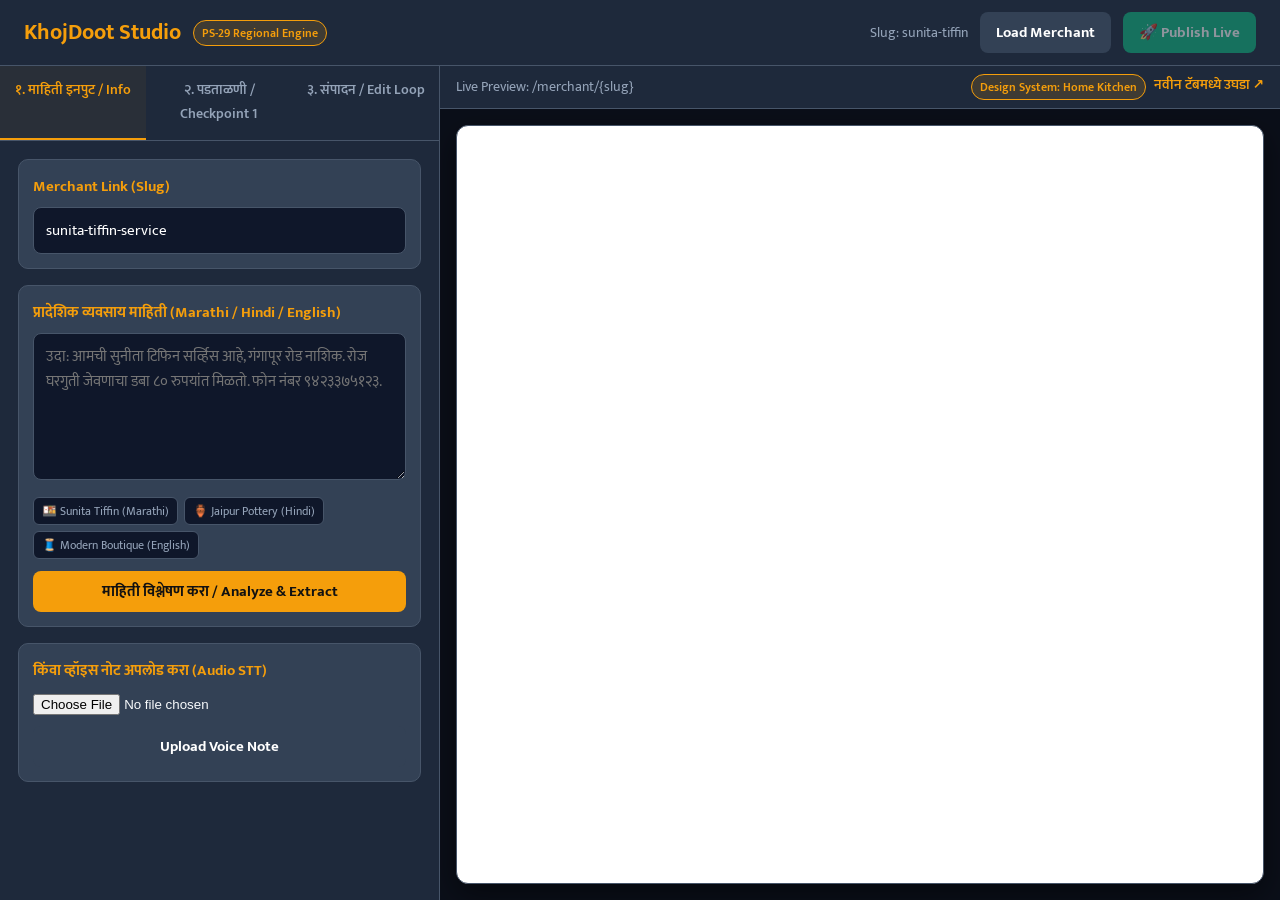
<file: app/templates/studio.html>
<!DOCTYPE html>
<html lang="mr">
<head>
<meta charset="utf-8">
<meta name="viewport" content="width=device-width, initial-scale=1">
<title>KhojDoot — Live Regional Website Studio</title>
<link href="https://fonts.googleapis.com/css2?family=Mukta:wght@400;600;700&family=Playfair+Display:wght@700&display=swap" rel="stylesheet">
<style>
:root {
  --bg: #0F172A;
  --surface: #1E293B;
  --surface-alt: #334155;
  --border: #475569;
  --text: #F8FAFC;
  --muted: #94A3B8;
  --primary: #F59E0B;
  --primary-hover: #D97706;
  --success: #10B981;
  --danger: #EF4444;
}
* { box-sizing: border-box; margin: 0; padding: 0; }
body {
  font-family: 'Mukta', system-ui, sans-serif;
  background: var(--bg);
  color: var(--text);
  height: 100vh;
  display: flex;
  flex-direction: column;
  overflow: hidden;
}
header {
  background: var(--surface);
  border-bottom: 1px solid var(--border);
  padding: 12px 24px;
  display: flex;
  justify-content: space-between;
  align-items: center;
}
.brand { display: flex; align-items: center; gap: 12px; }
.brand h1 { font-size: 1.4rem; font-weight: 700; color: var(--primary); }
.badge {
  font-size: 0.75rem;
  background: rgba(245, 158, 11, 0.15);
  color: var(--primary);
  border: 1px solid var(--primary);
  padding: 2px 8px;
  border-radius: 99px;
  font-weight: 600;
}
.controls { display: flex; gap: 12px; align-items: center; }
.btn {
  background: var(--primary);
  color: #111;
  font-weight: 700;
  border: none;
  padding: 8px 16px;
  border-radius: 8px;
  cursor: pointer;
  font-family: inherit;
  transition: 0.2s;
  font-size: 0.95rem;
}
.btn:hover { background: var(--primary-hover); }
.btn-success { background: var(--success); color: #fff; }
.btn-secondary { background: var(--surface-alt); color: #fff; }
.btn:disabled { opacity: 0.5; cursor: not-allowed; }

.main-container {
  display: flex;
  flex: 1;
  overflow: hidden;
}

/* Left Panel: Workflow & Chat */
.left-pane {
  width: 440px;
  border-right: 1px solid var(--border);
  background: var(--surface);
  display: flex;
  flex-direction: column;
}

.pane-tabs {
  display: flex;
  border-bottom: 1px solid var(--border);
}
.tab {
  flex: 1;
  padding: 12px;
  text-align: center;
  font-weight: 600;
  font-size: 0.9rem;
  color: var(--muted);
  cursor: pointer;
  border-bottom: 2px solid transparent;
}
.tab.active {
  color: var(--primary);
  border-bottom-color: var(--primary);
  background: rgba(245, 158, 11, 0.05);
}

.pane-content {
  flex: 1;
  overflow-y: auto;
  padding: 18px;
  display: flex;
  flex-direction: column;
  gap: 16px;
}

.card {
  background: var(--surface-alt);
  border: 1px solid var(--border);
  border-radius: 10px;
  padding: 14px;
}
.card-title {
  font-size: 0.95rem;
  font-weight: 700;
  color: var(--primary);
  margin-bottom: 8px;
  display: flex;
  justify-content: space-between;
}

textarea, input[type="text"] {
  width: 100%;
  background: var(--bg);
  border: 1px solid var(--border);
  color: #fff;
  padding: 10px 12px;
  border-radius: 8px;
  font-family: inherit;
  font-size: 0.95rem;
}
textarea { resize: vertical; min-height: 80px; }

/* Fact Verification Table */
.fact-row {
  display: flex;
  justify-content: space-between;
  padding: 6px 0;
  border-bottom: 1px solid rgba(255,255,255,0.06);
  font-size: 0.9rem;
}
.fact-label { color: var(--muted); }
.fact-val { font-weight: 600; color: #fff; text-align: right; }

/* Scorecard */
.score-pill {
  display: inline-block;
  padding: 2px 8px;
  border-radius: 4px;
  font-size: 0.75rem;
  font-weight: 700;
}
.score-pass { background: rgba(16, 185, 129, 0.2); color: var(--success); }
.score-fail { background: rgba(239, 68, 68, 0.2); color: var(--danger); }

/* Right Panel: Live Preview */
.right-pane {
  flex: 1;
  background: #000;
  display: flex;
  flex-direction: column;
}
.preview-bar {
  background: var(--surface);
  border-bottom: 1px solid var(--border);
  padding: 8px 16px;
  display: flex;
  justify-content: space-between;
  align-items: center;
  font-size: 0.85rem;
  color: var(--muted);
}
.preview-viewport {
  flex: 1;
  display: flex;
  justify-content: center;
  background: #0B0F19;
  overflow: hidden;
  padding: 16px;
}
iframe {
  width: 100%;
  max-width: 900px;
  height: 100%;
  background: #fff;
  border: 1px solid var(--border);
  border-radius: 12px;
  box-shadow: 0 10px 30px rgba(0,0,0,0.5);
}

/* Chat drawer for Checkpoint 2 */
.chat-drawer {
  display: flex;
  gap: 8px;
  margin-top: auto;
}
.quick-prompts {
  display: flex;
  gap: 6px;
  flex-wrap: wrap;
  margin-top: 8px;
}
.quick-tag {
  background: var(--bg);
  border: 1px solid var(--border);
  color: var(--muted);
  font-size: 0.75rem;
  padding: 3px 8px;
  border-radius: 6px;
  cursor: pointer;
}
.quick-tag:hover { color: var(--primary); border-color: var(--primary); }
</style>
</head>
<body>

<header>
  <div class="brand">
    <h1>KhojDoot Studio</h1>
    <span class="badge">PS-29 Regional Engine</span>
  </div>
  <div class="controls">
    <span id="merchantSlugLabel" style="font-size: 0.9rem; color: var(--muted);">Slug: sunita-tiffin</span>
    <button class="btn btn-secondary" id="loadBtn">Load Merchant</button>
    <button class="btn btn-success" id="publishBtn" disabled>🚀 Publish Live</button>
  </div>
</header>

<div class="main-container">
  <!-- Left Column -->
  <div class="left-pane">
    <div class="pane-tabs">
      <div class="tab active" id="tab1" onclick="switchTab(1)">१. माहिती इनपुट / Info</div>
      <div class="tab" id="tab2" onclick="switchTab(2)">२. पडताळणी / Checkpoint 1</div>
      <div class="tab" id="tab3" onclick="switchTab(3)">३. संपादन / Edit Loop</div>
    </div>

    <!-- Tab 1: Input -->
    <div class="pane-content" id="content1">
      <div class="card">
        <div class="card-title">Merchant Link (Slug)</div>
        <input type="text" id="slugInput" value="sunita-tiffin-service" placeholder="e.g. rahul-kirana-pune">
      </div>

      <div class="card">
        <div class="card-title">प्रादेशिक व्यवसाय माहिती (Marathi / Hindi / English)</div>
        <textarea id="rawInput" rows="5" placeholder="उदा: आमची सुनीता टिफिन सर्व्हिस आहे, गंगापूर रोड नाशिक. रोज घरगुती जेवणाचा डबा ८० रुपयांत मिळतो. फोन नंबर ९४२३३७५१२३."></textarea>
        <div class="quick-prompts">
          <span class="quick-tag" onclick="setInput('tiffin')">🍱 Sunita Tiffin (Marathi)</span>
          <span class="quick-tag" onclick="setInput('pottery')">🏺 Jaipur Pottery (Hindi)</span>
          <span class="quick-tag" onclick="setInput('tailor')">🧵 Modern Boutique (English)</span>
        </div>
        <button class="btn" style="width: 100%; margin-top: 12px;" id="extractBtn">माहिती विश्लेषण करा / Analyze & Extract</button>
      </div>

      <div class="card">
        <div class="card-title">किंवा व्हॉइस नोट अपलोड करा (Audio STT)</div>
        <input type="file" id="audioInput" accept="audio/*">
        <button class="btn btn-secondary" style="width: 100%; margin-top: 8px;" id="uploadVoiceBtn">Upload Voice Note</button>
      </div>
    </div>

    <!-- Tab 2: Checkpoint 1 Approval -->
    <div class="pane-content" id="content2" style="display: none;">
      <div class="card">
        <div class="card-title">
          <span>तपासणी केलेले घटक (Extracted InfoBin)</span>
          <span class="badge" id="infoValidBadge">Valid</span>
        </div>
        <div class="fact-row"><span class="fact-label">व्यवसायाचे नाव</span><span class="fact-val" id="dispName">-</span></div>
        <div class="fact-row"><span class="fact-label">संपर्क क्रमांक</span><span class="fact-val" id="dispPhone">-</span></div>
        <div class="fact-row"><span class="fact-label">पत्ता / Location</span><span class="fact-val" id="dispLoc">-</span></div>
        <div class="fact-row"><span class="fact-label">सेवा / Services</span><span class="fact-val" id="dispServices">-</span></div>
        <div class="fact-row"><span class="fact-label">ऑफरिंग्स / Menu</span><span class="fact-val" id="dispMenu">-</span></div>
      </div>

      <div class="card">
        <div class="card-title">व्यापारी संमती व मंजुरी (Consent & Lock)</div>
        <p style="font-size: 0.85rem; color: var(--muted); margin-bottom: 12px;">माहिती तपासा. मंजुरी दिल्यावर 10 Design Systems पैकी सर्वोत्तम वेबसाइट तयार होईल.</p>
        <button class="btn btn-success" style="width: 100%;" id="approveBtn">✅ माहिती बरोबर आहे / Approve & Build Website</button>
      </div>
    </div>

    <!-- Tab 3: Checkpoint 2 Conversational Edit Loop -->
    <div class="pane-content" id="content3" style="display: none;">
      <div class="card">
        <div class="card-title">
          <span>8-Point Quality Scorecard</span>
          <span class="score-pill score-pass" id="scorecardBadge">Passed 8/8</span>
        </div>
        <div id="scorecardSummary" style="font-size: 0.85rem; color: var(--muted);">HTML5 Valid, Viewport Mobile-Ready, UTF-8 Indic Safe, JSON-LD Attached.</div>
      </div>

      <div class="card">
        <div class="card-title">डिझाइन सिस्टीम निवडा / Switch Theme</div>
        <select id="themeSelect" style="width: 100%; padding: 8px; border-radius: 6px; background: var(--bg); color: #fff; border: 1px solid var(--border);">
          <option value="home_kitchen">Theme 8: Home Kitchen (पारंपारिक जेवण)</option>
          <option value="timeless_elegance">Theme 1: Timeless Elegance (रॉयल / गोल्ड)</option>
          <option value="playful_market">Theme 2: Playful Market (उत्साही / कलर्स)</option>
          <option value="natural_craft">Theme 3: Natural Craft (हस्तकला / माती)</option>
          <option value="modern_studio">Theme 4: Modern Studio (आधुनिक)</option>
          <option value="local_heritage">Theme 5: Local Heritage (वारसा / संस्कृती)</option>
          <option value="minimal_atelier">Theme 9: Minimal Atelier (स्विस साधा)</option>
          <option value="global_artisan">Theme 10: Global Artisan (एक्सपोर्ट)</option>
        </select>
      </div>

      <div class="card" style="margin-top: auto;">
        <div class="card-title">बोलून / लिहून बदल करा (Gemma 31B AI Patcher)</div>
        <div class="chat-drawer">
          <input type="text" id="editInput" placeholder="उदा: रंग हिरवा करा किंवा किंमत १०० करा...">
          <button class="btn" id="editBtn">बदला / Apply</button>
        </div>
        <div class="quick-prompts">
          <span class="quick-tag" onclick="setEdit('रंग बदलून रॉयल गोल्ड करा')">रंग रॉयल गोल्ड करा</span>
          <span class="quick-tag" onclick="setEdit('थीम साधी आणि मिनिमल ठेवा')">थीम साधी ठेवा</span>
          <span class="quick-tag" onclick="setEdit('मराठी थाळीची किंमत 90 रुपये करा')">किंमत ₹90 करा</span>
        </div>
      </div>
    </div>
  </div>

  <!-- Right Column: Live Iframe -->
  <div class="right-pane">
    <div class="preview-bar">
      <span id="previewUrlText">Live Preview: /merchant/{slug}</span>
      <div style="display: flex; gap: 8px;">
        <span class="badge" id="previewThemeBadge">Design System: Home Kitchen</span>
        <a id="openTabBtn" href="#" target="_blank" style="color: var(--primary); text-decoration: none; font-weight: 600;">नवीन टॅबमध्ये उघडा ↗</a>
      </div>
    </div>
    <div class="preview-viewport">
      <iframe id="previewIframe" src="about:blank"></iframe>
    </div>
  </div>
</div>

<script>
let currentSlug = "sunita-tiffin-service";
let currentInfobin = null;

const samples = {
  tiffin: "आमची सुनीता टिफिन सर्व्हिस आहे, गंगापूर रोड नाशिक. रोज शुद्ध घरगुती जेवणाचा डबा ८० रुपयांत मिळतो. फोन नंबर ९४२३३७५१२३.",
  pottery: "सुमन पॉटरी वर्क्स, मालवीय नगर जयपूर. आम्ही पारंपरिक मातीची भांडी आणि डिझायनर कुंड्या बनवतो. दर २०० रुपयांपासून सुरू. संपर्क ९८२९०१२३४५.",
  tailor: "Royal Boutique, MG Road Pune. Customized bridal sarees, designer blouses and suits. Call +91 9822011223."
};

function switchTab(num) {
  [1, 2, 3].forEach(n => {
    document.getElementById('tab' + n).classList.toggle('active', n === num);
    document.getElementById('content' + n).style.display = (n === num) ? 'flex' : 'none';
  });
}

function setInput(type) {
  document.getElementById('rawInput').value = samples[type] || '';
  if (type === 'tiffin') document.getElementById('slugInput').value = 'sunita-tiffin-service';
  if (type === 'pottery') document.getElementById('slugInput').value = 'suman-pottery-jaipur';
  if (type === 'tailor') document.getElementById('slugInput').value = 'royal-boutique-pune';
}

function setEdit(text) {
  document.getElementById('editInput').value = text;
}

// 1. Analyze Input
document.getElementById('extractBtn').onclick = async () => {
  const slug = document.getElementById('slugInput').value.trim() || 'my-shop';
  const text = document.getElementById('rawInput').value.trim();
  if (!text) return alert("कृपया माहिती प्रविष्ट करा.");

  currentSlug = slug;
  document.getElementById('merchantSlugLabel').textContent = "Slug: " + slug;
  document.getElementById('extractBtn').textContent = "प्रक्रिया सुरू आहे...";
  document.getElementById('extractBtn').disabled = true;

  try {
    const res = await fetch(`/api/merchants/${slug}/chat`, {
      method: 'POST',
      headers: { 'Content-Type': 'application/json' },
      body: JSON.stringify({ message: text, language: "mr-IN" })
    });
    const data = await res.json();
    currentInfobin = (data.data && data.data.infobin) || {};
    populateCheckpoint1(currentInfobin);
    switchTab(2);
  } catch(e) {
    alert("विश्लेषण त्रुटी: " + e.message);
  } finally {
    document.getElementById('extractBtn').textContent = "माहिती विश्लेषण करा / Analyze & Extract";
    document.getElementById('extractBtn').disabled = false;
  }
};

function populateCheckpoint1(info) {
  document.getElementById('dispName').textContent = info.name || '-';
  document.getElementById('dispPhone').textContent = info.phone || '-';
  document.getElementById('dispLoc').textContent = info.location || '-';
  document.getElementById('dispServices').textContent = info.services || '-';
  const menuStr = (info.menu || []).map(m => m.item + (m.price ? ` (₹${m.price})` : '')).join(', ');
  document.getElementById('dispMenu').textContent = menuStr || '-';
}

// 2. Approve Checkpoint 1
document.getElementById('approveBtn').onclick = async () => {
  document.getElementById('approveBtn').textContent = "वेबसाईट तयार होत आहे...";
  document.getElementById('approveBtn').disabled = true;

  try {
    // Approve
    await fetch(`/api/merchants/${currentSlug}/checkpoint1/approve`, {
      method: 'POST',
      headers: { 'Content-Type': 'application/json' },
      body: JSON.stringify({ approved: true })
    });

    // Generate Checkpoint 2
    const res = await fetch(`/api/website/${currentSlug}/generate`, { method: 'POST' });
    const genData = await res.json();
    
    // Update live preview iframe
    refreshPreview();
    switchTab(3);
    document.getElementById('publishBtn').disabled = false;
  } catch(e) {
    alert("निर्मिती त्रुटी: " + e.message);
  } finally {
    document.getElementById('approveBtn').textContent = "✅ माहिती बरोबर आहे / Approve & Build Website";
    document.getElementById('approveBtn').disabled = false;
  }
};

// 3. Conversational Edit
document.getElementById('editBtn').onclick = async () => {
  const instruction = document.getElementById('editInput').value.trim();
  if (!instruction) return;

  document.getElementById('editBtn').textContent = "...";
  document.getElementById('editBtn').disabled = true;

  try {
    const res = await fetch(`/api/website/${currentSlug}/edit`, {
      method: 'POST',
      headers: { 'Content-Type': 'application/json' },
      body: JSON.stringify({ instruction })
    });
    const patchData = await res.json();
    refreshPreview();
    document.getElementById('editInput').value = '';
  } catch(e) {
    alert("संपादन त्रुटी: " + e.message);
  } finally {
    document.getElementById('editBtn').textContent = "बदला / Apply";
    document.getElementById('editBtn').disabled = false;
  }
};

// Theme Dropdown Change
document.getElementById('themeSelect').onchange = async () => {
  const chosenTheme = document.getElementById('themeSelect').value;
  await fetch(`/api/website/${currentSlug}/edit`, {
    method: 'POST',
    headers: { 'Content-Type': 'application/json' },
    body: JSON.stringify({ instruction: `थीम ${chosenTheme} ठेवा` })
  });
  refreshPreview();
};

function refreshPreview() {
  const iframe = document.getElementById('previewIframe');
  iframe.src = `/merchant/${currentSlug}?t=` + Date.now();
  document.getElementById('previewUrlText').textContent = `Live URL: /merchant/${currentSlug}`;
  document.getElementById('openTabBtn').href = `/merchant/${currentSlug}`;
}

// Publish
document.getElementById('publishBtn').onclick = async () => {
  document.getElementById('publishBtn').textContent = "Publishing...";
  try {
    const res = await fetch(`/api/website/${currentSlug}/publish`, { method: 'POST' });
    const data = await res.json();
    alert(`अभिनंदन! वेबसाईट आणि सर्व Crawlable Assets (facts.json, llms.txt, agentfacts.json) प्रकाशित झाले आहेत!\n\nLink: ${location.origin}${data.url}`);
  } catch(e) {
    alert("पब्लिश त्रुटी: " + e.message);
  } finally {
    document.getElementById('publishBtn').textContent = "🚀 Publish Live";
  }
};
</script>
</body>
</html>
</file>
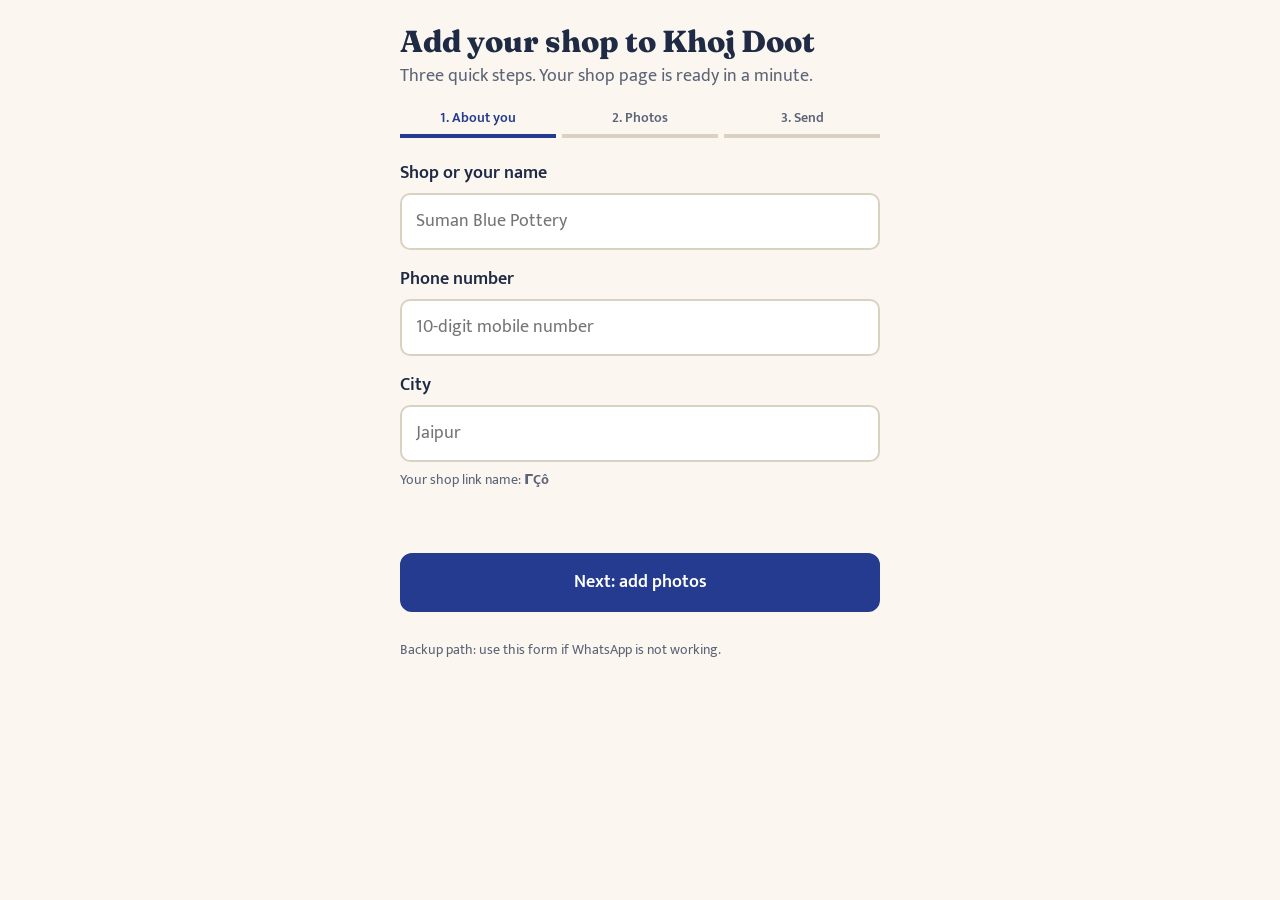
<file: app/templates/upload.html>
<!DOCTYPE html>
<html lang="en">
<head>
<meta charset="utf-8">
<meta name="viewport" content="width=device-width, initial-scale=1">
<title>Khoj Doot ΓÇô Add your shop</title>
<link href="https://fonts.googleapis.com/css2?family=Fraunces:wght@600;800&family=Mukta:wght@400;600&display=swap" rel="stylesheet">
<style>
:root{--bg:#fbf7f0;--ink:#1f2a44;--muted:#5d6477;--line:#d9d2c3;--indigo:#243b8f;--saffron:#f0a000;--ok:#1f7a4d;--err:#b3261e}
*{box-sizing:border-box}
body{margin:0;background:var(--bg);color:var(--ink);font:18px/1.5 Mukta,system-ui,sans-serif}
main{max-width:520px;margin:0 auto;padding:24px 20px 60px}
h1{font-family:Fraunces,Georgia,serif;font-weight:800;font-size:1.9rem;line-height:1.15;margin:0 0 4px}
.sub{color:var(--muted);margin:0 0 18px}
.demo{background:var(--saffron);color:#1f2a44;border-radius:8px;padding:6px 12px;font-size:.85rem;font-weight:600;margin-bottom:14px}
.steps{display:flex;gap:6px;margin-bottom:22px}
.steps div{flex:1;text-align:center;font-size:.85rem;font-weight:600;color:var(--muted);padding-bottom:6px;border-bottom:4px solid var(--line);transition:.25s}
.steps div.on{color:var(--indigo);border-color:var(--indigo)}
.steps div.done{color:var(--ok);border-color:var(--ok)}
.pane{display:none}.pane.show{display:block;animation:in .3s}
@keyframes in{from{opacity:0;transform:translateX(16px)}to{opacity:1;transform:none}}
label.l{display:block;font-weight:600;margin:16px 0 6px}
input[type=text],input[type=tel]{width:100%;padding:13px 14px;font:inherit;border:2px solid var(--line);border-radius:10px;background:#fff;color:var(--ink);transition:border-color .2s}
input.bad{border-color:var(--err)}
input:focus-visible,button:focus-visible,.drop:focus-visible{outline:3px solid var(--saffron);outline-offset:2px}
.slug{font-size:.9rem;color:var(--muted);margin-top:8px}
.drop{display:block;border:2px dashed var(--indigo);border-radius:14px;padding:30px 16px;text-align:center;font-weight:600;color:var(--indigo);cursor:pointer;background:#fff;transition:.2s}
.drop.over{background:#eaf0ff;transform:scale(1.02)}
.drop small{display:block;font-weight:400;color:var(--muted)}
.thumbs{display:grid;grid-template-columns:repeat(3,1fr);gap:8px;margin-top:12px}
.th{position:relative;animation:pop .25s}
@keyframes pop{from{transform:scale(.7);opacity:0}to{transform:none;opacity:1}}
.th img{width:100%;aspect-ratio:1;object-fit:cover;border-radius:10px;border:1px solid var(--line);display:block}
.th b{position:absolute;top:-6px;right:-6px;width:26px;height:26px;border-radius:50%;background:var(--err);color:#fff;border:0;font-size:16px;line-height:26px;text-align:center;cursor:pointer}
.th i{position:absolute;left:6px;bottom:6px;background:var(--saffron);color:#1f2a44;font-style:normal;font-size:.7rem;font-weight:600;padding:1px 7px;border-radius:6px}
.count{font-size:.9rem;color:var(--muted);margin-top:8px}
.card{background:#fff;border:1px solid var(--line);border-radius:16px;overflow:hidden;box-shadow:0 6px 20px rgba(31,42,68,.08)}
.card .cover{height:190px;background:#e9e3d4 center/cover}
.card .info{padding:14px 16px}
.card h2{font-family:Fraunces,Georgia,serif;margin:0;font-size:1.3rem}
.card p{margin:2px 0 0;color:var(--muted)}
.strip{display:flex;gap:6px;padding:0 16px 14px}.strip img{width:48px;height:48px;object-fit:cover;border-radius:8px}
.row{display:flex;gap:10px;margin-top:22px}
button{font:inherit;font-weight:600;border-radius:12px;padding:14px 18px;cursor:pointer;border:2px solid var(--indigo)}
.pri{flex:1;background:var(--indigo);color:#fff}.sec{background:#fff;color:var(--indigo)}
button[disabled]{opacity:.6;cursor:wait}
.msg{color:var(--err);font-weight:600;margin-top:12px;min-height:1.5em}
.bar{height:12px;background:var(--line);border-radius:8px;overflow:hidden;margin-top:18px;display:none}
.bar div{height:100%;width:0;background:linear-gradient(90deg,var(--indigo),var(--saffron));transition:width .2s}
.bar.show{display:block}
.ok{text-align:center}
.tick{width:84px;height:84px;margin:6px auto 10px;border-radius:50%;background:var(--ok);color:#fff;font-size:46px;line-height:84px;animation:pop .45s}
.link{display:block;background:#fff;border:2px solid var(--ok);border-radius:12px;padding:12px;margin:14px 0;word-break:break-all;color:var(--indigo);font-weight:600}
.row.c{flex-wrap:wrap}.row.c button,.row.c a{flex:1;text-align:center;text-decoration:none;min-width:130px}
a.wa{background:#1f9d55;color:#fff;border-radius:12px;padding:14px 18px;font-weight:600}
.fb{margin-top:28px;font-size:.85rem;color:var(--muted)}
@media(prefers-reduced-motion:reduce){*{animation:none!important;transition:none!important}}
</style>
</head>
<body>
<main>
  <h1>Add your shop to Khoj Doot</h1>
  <p class="sub">Three quick steps. Your shop page is ready in a minute.</p>
  <div class="demo" id="demoTag" hidden>Demo mode: no server is called. A sample link is shown.</div>

  <div class="steps" id="steps"><div>1. About you</div><div>2. Photos</div><div>3. Send</div></div>

  <!-- Step 1 -->
  <section class="pane" data-s="0">
    <label class="l" for="name">Shop or your name</label>
    <input id="name" type="text" autocomplete="name" placeholder="Suman Blue Pottery">
    <label class="l" for="phone">Phone number</label>
    <input id="phone" type="tel" inputmode="numeric" maxlength="10" autocomplete="tel" placeholder="10-digit mobile number">
    <label class="l" for="city">City</label>
    <input id="city" type="text" placeholder="Jaipur">
    <div class="slug">Your shop link name: <b id="slugOut">ΓÇô</b></div>
    <div class="msg" id="m0"></div>
    <div class="row"><button class="pri" data-next>Next: add photos</button></div>
  </section>

  <!-- Step 2 -->
  <section class="pane" data-s="1">
    <label class="drop" id="drop" tabindex="0">
      Tap to add photos, or drop them here
      <small>Up to 8 photos. The first one is your cover.</small>
      <input id="photos" type="file" accept="image/*" multiple hidden>
    </label>
    <div class="thumbs" id="thumbs"></div>
    <div class="count" id="count"></div>
    <div class="msg" id="m1"></div>
    <div class="row"><button class="sec" data-back>Back</button><button class="pri" data-next>Next: check</button></div>
  </section>

  <!-- Step 3 -->
  <section class="pane" data-s="2">
    <div class="card">
      <div class="cover" id="pvCover"></div>
      <div class="info"><h2 id="pvName"></h2><p id="pvMeta"></p></div>
      <div class="strip" id="pvStrip"></div>
    </div>
    <div class="bar" id="bar"><div id="barIn"></div></div>
    <div class="msg" id="m2"></div>
    <div class="row"><button class="sec" data-back id="backBtn">Back</button><button class="pri" id="go">Create my shop</button></div>
  </section>

  <!-- Done -->
  <section class="pane ok" data-s="3">
    <div class="tick">Γ£ô</div>
    <h2 style="font-family:Fraunces,serif;margin:0">Your shop is ready</h2>
    <a class="link" id="link" target="_blank" rel="noopener"></a>
    <div class="row c">
      <button class="sec" id="copy">Copy link</button>
      <a class="wa" id="wa" target="_blank" rel="noopener">Share on WhatsApp</a>
    </div>
    <div class="row c"><a class="wa" href="/labs" style="background:#243b8f">Watch pipeline</a><button class="sec" id="again">Add another shop</button></div>
  </section>

  <p class="fb">Backup path: use this form if WhatsApp is not working.</p>
</main>

<script>
// ---- ONE LINE TO CHANGE: your backend address ----
const API_BASE = location.protocol === "file:" ? "http://localhost:8000" : "";  // "" = same address the page came from
// Add ?demo=1 to the page address to try the screens without a server.
// ---------------------------------------------------
const DEMO = new URLSearchParams(location.search).has("demo");
const MAX = 8;
// Abhishek's backend: shop is created first (POST /smes), then photos go to POST /ingest.
// Set to false if /ingest creates the shop itself (one call).
const TWO_STEP = true;
const $ = id => document.getElementById(id);
const panes = [...document.querySelectorAll(".pane")];
const stepEls = [...$("steps").children];
let step = 0, files = [];   // files = [{blob, url}]

if (DEMO) $("demoTag").hidden = false;

function show(n){
  step = n;
  panes.forEach(p => p.classList.toggle("show", +p.dataset.s === n));
  stepEls.forEach((s,i) => s.className = i < n ? "done" : i === n ? "on" : "");
  $("steps").style.display = n === 3 ? "none" : "flex";
  if (n === 2) renderPreview();
  window.scrollTo({top:0,behavior:"smooth"});
}

function makeSlug(a,b){
  return (a+" "+b).toLowerCase().normalize("NFKD").replace(/[\u0300-\u036f]/g,"")
    .replace(/[^a-z0-9]+/g,"-").replace(/^-+|-+$/g,"");
}
const slug = () => makeSlug($("name").value,$("city").value);
["name","city"].forEach(id => $(id).addEventListener("input",()=>{ $("slugOut").textContent = slug()||"ΓÇô"; }));
$("phone").addEventListener("input",e=>{ e.target.value = e.target.value.replace(/\D/g,"").slice(0,10); });

// ---- validation per step ----
function validate(n){
  if(n===0){
    const bad = [];
    if(!$("name").value.trim()) bad.push("name");
    if($("phone").value.length!==10) bad.push("phone");
    if(!$("city").value.trim()) bad.push("city");
    ["name","phone","city"].forEach(id => $(id).classList.toggle("bad",bad.includes(id)));
    if(bad.length){ $("m0").textContent = bad.includes("phone") && bad.length===1 ? "Enter a 10-digit phone number." : "Please fill in the highlighted boxes."; $(bad[0]).focus(); return false; }
    $("m0").textContent=""; return true;
  }
  if(n===1){
    if(!files.length){ $("m1").textContent="Add at least one photo."; return false; }
    $("m1").textContent=""; return true;
  }
  return true;
}
document.querySelectorAll("[data-next]").forEach(b=>b.onclick=()=>{ if(validate(step)) show(step+1); });
document.querySelectorAll("[data-back]").forEach(b=>b.onclick=()=>show(step-1));
document.addEventListener("keydown",e=>{ if(e.key==="Enter" && step===0 && e.target.tagName==="INPUT"){ e.preventDefault(); if(validate(0)) show(1); } });

// ---- photos: pick, drag-drop, remove, shrink ----
const drop = $("drop"), input = $("photos");
drop.addEventListener("click",e=>{ if(e.target!==input) input.click(); });
drop.addEventListener("keydown",e=>{ if(e.key==="Enter"||e.key===" "){ e.preventDefault(); input.click(); } });
["dragenter","dragover"].forEach(t=>drop.addEventListener(t,e=>{ e.preventDefault(); drop.classList.add("over"); }));
["dragleave","drop"].forEach(t=>drop.addEventListener(t,e=>{ e.preventDefault(); drop.classList.remove("over"); }));
drop.addEventListener("drop",e=>addFiles(e.dataTransfer.files));
input.addEventListener("change",()=>{ addFiles(input.files); input.value=""; });

async function shrink(file){
  try{
    const bmp = await createImageBitmap(file);
    const k = Math.min(1, 1600/Math.max(bmp.width,bmp.height));
    if(k===1 && file.size<800000) return file;
    const c = document.createElement("canvas");
    c.width = Math.round(bmp.width*k); c.height = Math.round(bmp.height*k);
    c.getContext("2d").drawImage(bmp,0,0,c.width,c.height);
    const blob = await new Promise(r=>c.toBlob(r,"image/jpeg",.85));
    return blob && blob.size < file.size ? new File([blob], file.name.replace(/\.\w+$/,"")+".jpg",{type:"image/jpeg"}) : file;
  }catch(_){ return file; }
}
async function addFiles(list){
  const imgs = [...list].filter(f=>f.type.startsWith("image/"));
  for(const f of imgs){
    if(files.length>=MAX){ $("m1").textContent="Maximum "+MAX+" photos."; break; }
    const small = await shrink(f);
    files.push({blob:small,url:URL.createObjectURL(small)});
    renderThumbs();
  }
}
function renderThumbs(){
  $("thumbs").innerHTML="";
  files.forEach((f,i)=>{
    const d=document.createElement("div"); d.className="th";
    d.innerHTML='<img alt="Photo '+(i+1)+'">'+(i===0?"<i>Cover</i>":"")+'<b role="button" aria-label="Remove photo">├ù</b>';
    d.querySelector("img").src=f.url;
    d.querySelector("b").onclick=()=>{ URL.revokeObjectURL(f.url); files.splice(i,1); renderThumbs(); };
    $("thumbs").appendChild(d);
  });
  $("count").textContent = files.length ? files.length+" of "+MAX+" photos added" : "";
  if(files.length) $("m1").textContent="";
}

// ---- live preview card ----
function renderPreview(){
  $("pvName").textContent = $("name").value.trim();
  $("pvMeta").textContent = $("city").value.trim()+" ┬╖ "+$("phone").value;
  $("pvCover").style.backgroundImage = "url("+files[0].url+")";
  $("pvStrip").innerHTML = files.slice(1,6).map(f=>'<img alt="" src="'+f.url+'">').join("");
  $("m2").textContent="";
}

// ---- submit with progress ----
function send(fd, onProgress){
  return new Promise((resolve,reject)=>{
    if(DEMO){
      let p=0; const t=setInterval(()=>{ p+=12; onProgress(Math.min(p,100));
        if(p>=100){ clearInterval(t); resolve({preview_url:"https://khojdoot.example/shop/"+slug()}); } },180);
      return;
    }
    const x=new XMLHttpRequest();
    x.open("POST",API_BASE+"/ingest");
    x.upload.onprogress=e=>{ if(e.lengthComputable) onProgress(e.loaded/e.total*100); };
    x.onload=()=>{
      if(x.status<200||x.status>=300) return reject(new Error("Server said "+x.status));
      try{ resolve(JSON.parse(x.responseText)); }catch(_){ reject(new Error("Server reply was not JSON")); }
    };
    x.onerror=()=>reject(new TypeError("network"));
    x.send(fd);
  });
}
async function createShop(){
  // Sends every field either backend may ask for (extra fields are ignored by the one that doesn't need them)
  const mySlug = slug();
  const r = await fetch(API_BASE+"/smes",{method:"POST",headers:{"Content-Type":"application/json"},
    body:JSON.stringify({name:$("name").value.trim(),phone:$("phone").value,city:$("city").value.trim(),
      slug:mySlug,sme_id:mySlug,updated_at:new Date().toISOString()})});
  if(r.status===409) return {slug: makeSlug($("name").value,"")};   // shop already exists: add photos to it
  if(!r.ok) throw new Error("Could not create the shop (server said "+r.status+")");
  const j = await r.json();
  return {slug: j.slug || mySlug};
}
$("go").onclick = async ()=>{
  const fd=new FormData();
  fd.append("name",$("name").value.trim());
  fd.append("phone",$("phone").value);
  fd.append("city",$("city").value.trim());
  fd.append("slug",slug());
  files.forEach((f,i)=>fd.append("photos",f.blob,f.blob.name||("photo"+(i+1)+".jpg")));
  $("go").disabled=true; $("backBtn").disabled=true; $("go").textContent="Creating your shop...";
  $("m2").textContent=""; $("bar").classList.add("show"); $("barIn").style.width="0";
  try{
    if(TWO_STEP && !DEMO){ const s = await createShop(); fd.set("slug", s.slug); }
    const data = await send(fd,p=>$("barIn").style.width=p+"%");
    let link = data.preview_url||data.previewUrl||data.preview_link||data.url||data.link;
    if(!link) link = new URL("card.html?slug="+encodeURIComponent(data.slug||fd.get("slug")), location.href).href;
    link = new URL(link, API_BASE||location.origin).href;
    if(!link) throw new Error("No preview link came back");
    $("link").textContent=link; $("link").href=link;
    $("wa").href="https://wa.me/?text="+encodeURIComponent("See my shop on Khoj Doot: "+link);
    show(3);
  }catch(err){
    $("m2").textContent = err instanceof TypeError
      ? "Could not reach the server at "+(API_BASE||location.origin)+". Is the backend running and does it allow CORS?"
      : "Could not create the shop: "+err.message;
    console.error(err);
  }finally{
    $("go").disabled=false; $("backBtn").disabled=false; $("go").textContent="Create my shop";
    $("bar").classList.remove("show");
  }
};
$("copy").onclick=async()=>{
  try{ await navigator.clipboard.writeText($("link").textContent); $("copy").textContent="Copied"; }
  catch(_){ $("copy").textContent="Press and hold the link to copy"; }
  setTimeout(()=>$("copy").textContent="Copy link",2000);
};
$("again").onclick=()=>{
  files.forEach(f=>URL.revokeObjectURL(f.url)); files=[]; renderThumbs();
  ["name","phone","city"].forEach(id=>$(id).value=""); $("slugOut").textContent="ΓÇô"; show(0);
};
show(0);
</script>
</body>
</html>
</file>
